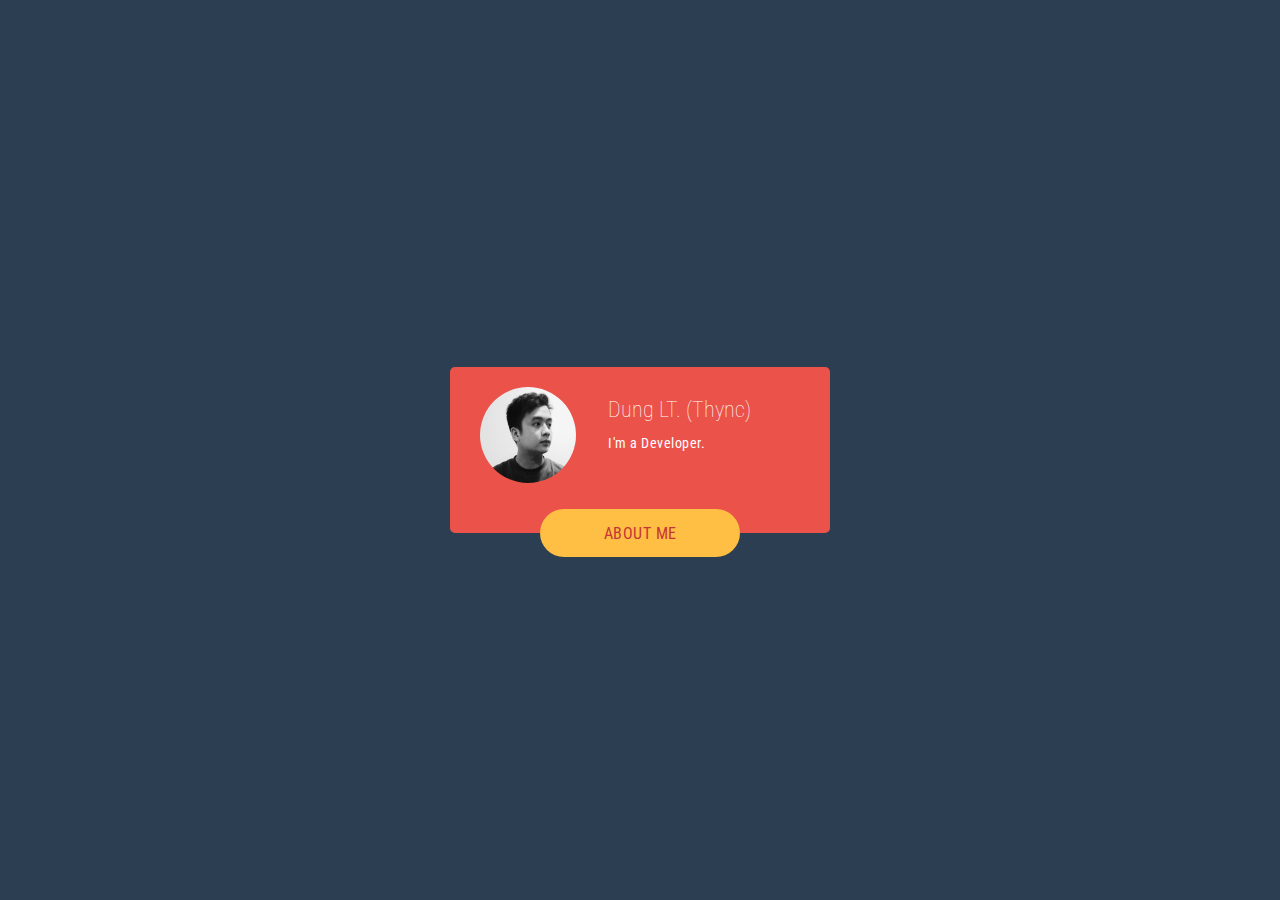
<file: index.html>
<!DOCTYPE html>
<html lang="en" >

<head>
  <meta charset="UTF-8">
  <title>Dung LT</title>
  <meta name="referrer" content="origin">
  <link rel="shortcut icon" href="favicon.ico">
  <meta property="og:site_name" content="@thync">
  <meta property="og:type" content="website">
  <meta property="og:title" content="@thync">
  <meta property="og:url" content="https://thync.im">
  <meta name="viewport" content="width=device-width, initial-scale=1">
    <meta name="google-site-verification" content="tFExbYyb5pp6YKrbTJTedA1TF8IapsZoZ_OVrUhlNaA" />
  <link rel='stylesheet' href='https://fonts.googleapis.com/css?family=Roboto+Condensed'>
  <link rel="stylesheet" href="css/style.css">
</head>

<body>
<div class="contact-area">
  <div class="contact">
    <main>
      <section>
        <div class="content">
          <img src="img/thync.jpg" alt="Profile Image">
          <aside>
            <h1>Dung LT. (Thync)</h1>
            <p>I'm a Developer.</p>
            <!--<p>-->
              <!--<svg xmlns="http://www.w3.org/2000/svg" version="1.1" id="Capa_1" x="0px" y="0px" viewBox="0 0 14 14" style="enable-background:new 0 0 14 14;" xml:space="preserve" width="11" height="11"><g><g><path d="M7,9L5.268,7.484l-4.952,4.245C0.496,11.896,0.739,12,1.007,12h11.986    c0.267,0,0.509-0.104,0.688-0.271L8.732,7.484L7,9z" fill="#FFFFFF"/><path d="M13.684,2.271C13.504,2.103,13.262,2,12.993,2H1.007C0.74,2,0.498,2.104,0.318,2.273L7,8    L13.684,2.271z" fill="#FFFFFF"/><polygon points="0,2.878 0,11.186 4.833,7.079   " fill="#FFFFFF"/><polygon points="9.167,7.079 14,11.186 14,2.875   " fill="#FFFFFF"/></g></g><g></g><g></g><g></g><g></g><g></g><g></g><g></g><g></g><g></g><g></g><g></g><g></g><g></g><g></g><g></g></svg>-->
              <!--dungtuan.py@gmail.com-->
            <!--</p>-->
          </aside>
          <button>
            <span>About Me</span>

            <svg xmlns="http://www.w3.org/2000/svg" width="48" height="48" viewBox="0 0 48 48"> <g class="nc-icon-wrapper" fill="#444444"> <path d="M14.83 30.83L24 21.66l9.17 9.17L36 28 24 16 12 28z"></path> </g> </svg>
          </button>
        </div>
        <div class="title"><p>Infomation</p></div>
      </section>
    </main>
    <nav>
      <a href="#" class="gmail">
        <div class="icon">
          <svg viewBox="0 0 16 16" xmlns="http://www.w3.org/2000/svg"><path d="M16 3v10c0 .567-.433 1-1 1h-1V4.925L8 9.233 2 4.925V14H1c-.567 0-1-.433-1-1V3c0-.283.108-.533.287-.712C.467 2.107.718 2 1 2h.333L8 6.833 14.667 2H15c.283 0 .533.108.713.288.179.179.287.429.287.712z" fill-rule="evenodd"/></svg>
        </div>
        <div class="content">
          <h1>dungtuan.py@gmail.com</h1>
          <span>Mail</span>
        </div>
        <svg class="arrow" xmlns="http://www.w3.org/2000/svg" width="48" height="48" viewBox="0 0 48 48"> <g class="nc-icon-wrapper" fill="#444444"> <path d="M17.17 32.92l9.17-9.17-9.17-9.17L20 11.75l12 12-12 12z"></path> </g> </svg>
      </a>

      <a href="https://fb.com/im.thync" class="facebook">
        <div class="icon">
          <svg viewBox="0 0 16 16" xmlns="http://www.w3.org/2000/svg" fill-rule="evenodd" clip-rule="evenodd" stroke-linejoin="round" stroke-miterlimit="1.414"><path d="M15.117 0H.883C.395 0 0 .395 0 .883v14.234c0 .488.395.883.883.883h7.663V9.804H6.46V7.39h2.086V5.607c0-2.066 1.262-3.19 3.106-3.19.883 0 1.642.064 1.863.094v2.16h-1.28c-1 0-1.195.48-1.195 1.18v1.54h2.39l-.31 2.42h-2.08V16h4.077c.488 0 .883-.395.883-.883V.883C16 .395 15.605 0 15.117 0" fill-rule="nonzero"/></svg>
        </div>
        <div class="content">
          <h1>@im.thync</h1>
          <span>Facebook</span>
        </div>
        <svg class="arrow" xmlns="http://www.w3.org/2000/svg" width="48" height="48" viewBox="0 0 48 48"> <g class="nc-icon-wrapper" fill="#444444"> <path d="M17.17 32.92l9.17-9.17-9.17-9.17L20 11.75l12 12-12 12z"></path> </g> </svg>
      </a>

      <a href="https://twitter.com/_dunglt" class="twitter">
        <div class="icon">
          <svg viewBox="0 0 16 16" xmlns="http://www.w3.org/2000/svg" fill-rule="evenodd" clip-rule="evenodd" stroke-linejoin="round" stroke-miterlimit="1.414"><path d="M16 3.038c-.59.26-1.22.437-1.885.517.677-.407 1.198-1.05 1.443-1.816-.634.37-1.337.64-2.085.79-.598-.64-1.45-1.04-2.396-1.04-1.812 0-3.282 1.47-3.282 3.28 0 .26.03.51.085.75-2.728-.13-5.147-1.44-6.766-3.42C.83 2.58.67 3.14.67 3.75c0 1.14.58 2.143 1.46 2.732-.538-.017-1.045-.165-1.487-.41v.04c0 1.59 1.13 2.918 2.633 3.22-.276.074-.566.114-.865.114-.21 0-.41-.02-.61-.058.42 1.304 1.63 2.253 3.07 2.28-1.12.88-2.54 1.404-4.07 1.404-.26 0-.52-.015-.78-.045 1.46.93 3.18 1.474 5.04 1.474 6.04 0 9.34-5 9.34-9.33 0-.14 0-.28-.01-.42.64-.46 1.2-1.04 1.64-1.7z" fill-rule="nonzero"/></svg>
        </div>
        <div class="content">
          <h1>@_dunglt</h1>
          <span>Twitter</span>
        </div>
        <svg class="arrow" xmlns="http://www.w3.org/2000/svg" width="48" height="48" viewBox="0 0 48 48"> <g class="nc-icon-wrapper" fill="#444444"> <path d="M17.17 32.92l9.17-9.17-9.17-9.17L20 11.75l12 12-12 12z"></path> </g> </svg>
      </a>
    </nav>
  </div>
</div>
<script src='https://cdnjs.cloudflare.com/ajax/libs/jquery/3.2.1/jquery.min.js'></script>
<script src="js/index.js"></script>
</body>

</html>
</file>
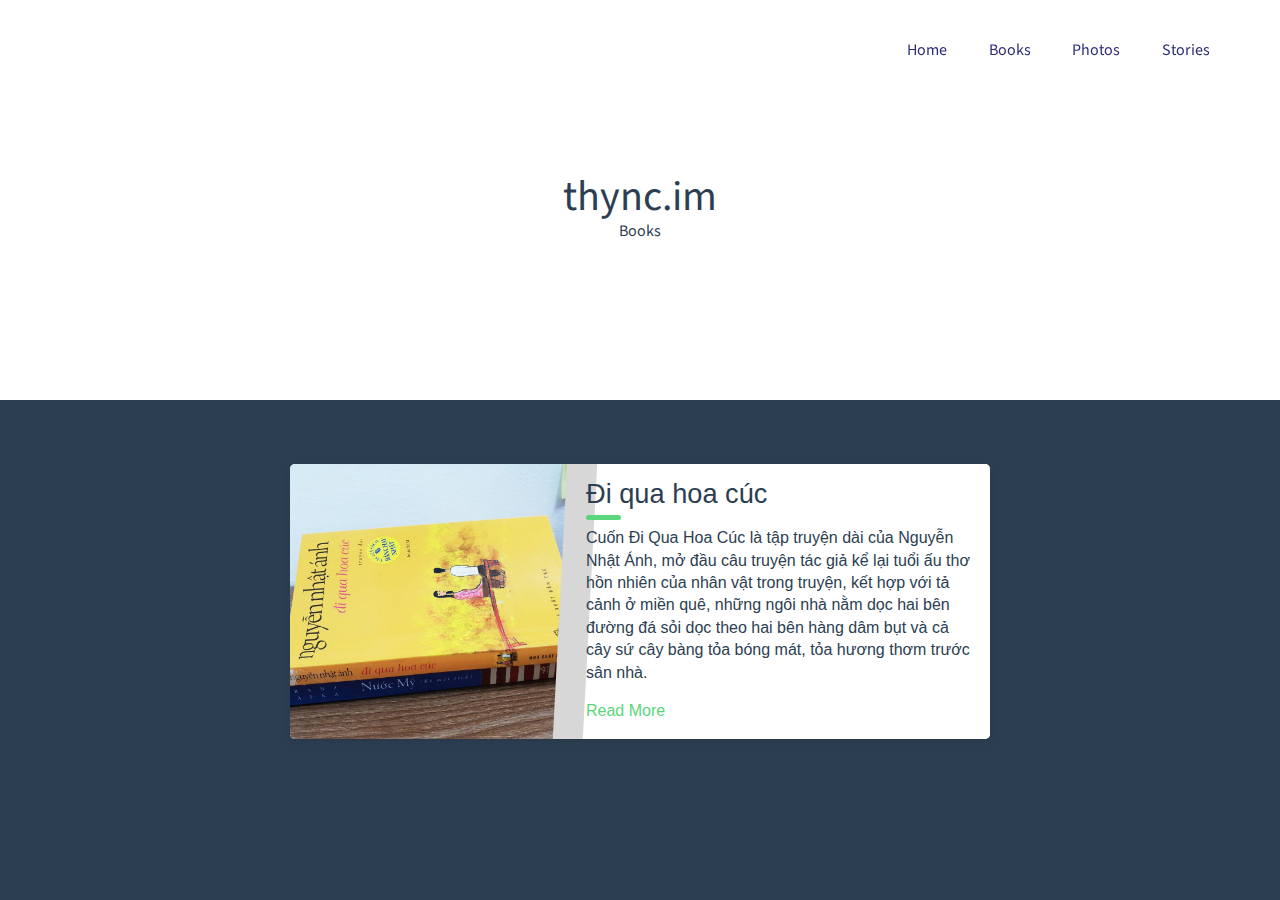
<file: views/categories/books/index.html>
<!doctype html>
<html lang="en" class="no-js">
<head>
    <meta charset="UTF-8">
    <meta name="viewport" content="width=device-width, initial-scale=1">
    <link href='http://fonts.googleapis.com/css?family=Source+Sans+Pro:300,400,700' rel='stylesheet' type='text/css'>
    <link rel='stylesheet' href='https://cdnjs.cloudflare.com/ajax/libs/font-awesome/4.4.0/css/font-awesome.min.css'>
    <meta name="referrer" content="origin">
    <link rel="shortcut icon" href="favicon.ico">
    <meta property="og:site_name" content="@thync">
    <meta property="og:type" content="website">
    <meta property="og:title" content="@thync">
    <meta property="og:url" content="https://thync.im">
    <title>Dung LT | Stories</title>
    <link rel="stylesheet" href="../../../css/categories.css">
    <script src="../../../js/modernizr.js"></script>
    <link rel="stylesheet" href="../../../css/stories.css">
</head>
<body>
<header>
    <!--<div id="cd-logo"><a href="#0"><img src="../../../img/cd-logo.svg" alt="Logo"></a></div>-->
    <p style="padding-bottom: 5px; font-size: 42px"><strong>thync.im</strong></p>
    <span style="color: #2c3e51">Books</span>
</header>

<div id="cd-nav" >
    <a href="#0" class="cd-nav-trigger" style="z-index: 2000000001">Menu<span></span></a>
    <nav id="cd-main-nav">
        <ul style="z-index: 2000000000">
            <li><a href="/">Home</a></li>
            <li><a href="/views/categories/books">Books</a></li>
            <li><a href="/views/categories/photos">Photos</a></li>
            <li><a href="/views/categories/stories">Stories</a></li>
        </ul>
    </nav>
</div>

<main>
    <div class="content" style="margin: 1em">
        <div class="blog-card">
            <div class="meta">
                <div class="photo" style="background-image: url(2018-12/img/di-qua-hoa-cuc.jpg)"></div>
                <ul class="details">
                    <li class="author"><a href="#">Thync</a></li>
                    <li class="date">25. 12, 2018</li>
                    <li class="tags">
                        <ul>
                            <li><a href="#">Nguyễn Nhật Ánh</a></li>
                            <li><a href="#">Truyện dài</a></li>
                            <li><a href="#">Sách</a></li>
                            <!--<li><a href="#">CSS</a></li>-->
                        </ul>
                    </li>
                </ul>
            </div>
            <div class="description">
                <h1>Đi qua hoa cúc</h1>
                <!--<h2>Opening a door to the future</h2>-->
                <p> Cuốn Đi Qua Hoa Cúc là tập truyện dài của Nguyễn Nhật Ánh, mở đầu câu truyện tác giả kể lại tuổi ấu thơ hồn nhiên của nhân vật trong truyện, kết hợp với tả cảnh ở miền quê, những ngôi nhà nằm dọc hai bên đường đá sỏi dọc theo hai bên hàng dâm bụt và cả cây sứ cây bàng tỏa bóng mát, tỏa hương thơm trước sân nhà. </p>
                <p class="read-more">
                    <a href="2018-12/di-qua-hoa-cuc.html">Read More</a>
                </p>
            </div>
        </div>
        <!--<div class="blog-card alt">-->
            <!--<div class="meta">-->
                <!--<div class="photo" style="background-image: url(https://storage.googleapis.com/chydlx/codepen/blog-cards/image-2.jpg)"></div>-->
                <!--<ul class="details">-->
                    <!--<li class="author"><a href="#">Jane Doe</a></li>-->
                    <!--<li class="date">July. 15, 2015</li>-->
                    <!--<li class="tags">-->
                        <!--<ul>-->
                            <!--<li><a href="#">Learn</a></li>-->
                            <!--<li><a href="#">Code</a></li>-->
                            <!--<li><a href="#">JavaScript</a></li>-->
                        <!--</ul>-->
                    <!--</li>-->
                <!--</ul>-->
            <!--</div>-->
            <!--<div class="description">-->
                <!--<h1>Mastering the Language</h1>-->
                <!--<h2>Java is not the same as JavaScript</h2>-->
                <!--<p>Lorem ipsum dolor sit amet, consectetur adipisicing elit. Ad eum dolorum architecto obcaecati enim dicta praesentium, quam nobis! Neque ad aliquam facilis numquam. Veritatis, sit.</p>-->
                <!--<p class="read-more">-->
                    <!--<a href="#">Read More</a>-->
                <!--</p>-->
            <!--</div>-->
        <!--</div>-->
    </div>
</main>
<script
        src="https://code.jquery.com/jquery-3.3.1.slim.min.js"
        integrity="sha256-3edrmyuQ0w65f8gfBsqowzjJe2iM6n0nKciPUp8y+7E="
        crossorigin="anonymous"></script>
<script src="../../../js/categories.js"></script>
</body>
</html>
</file>
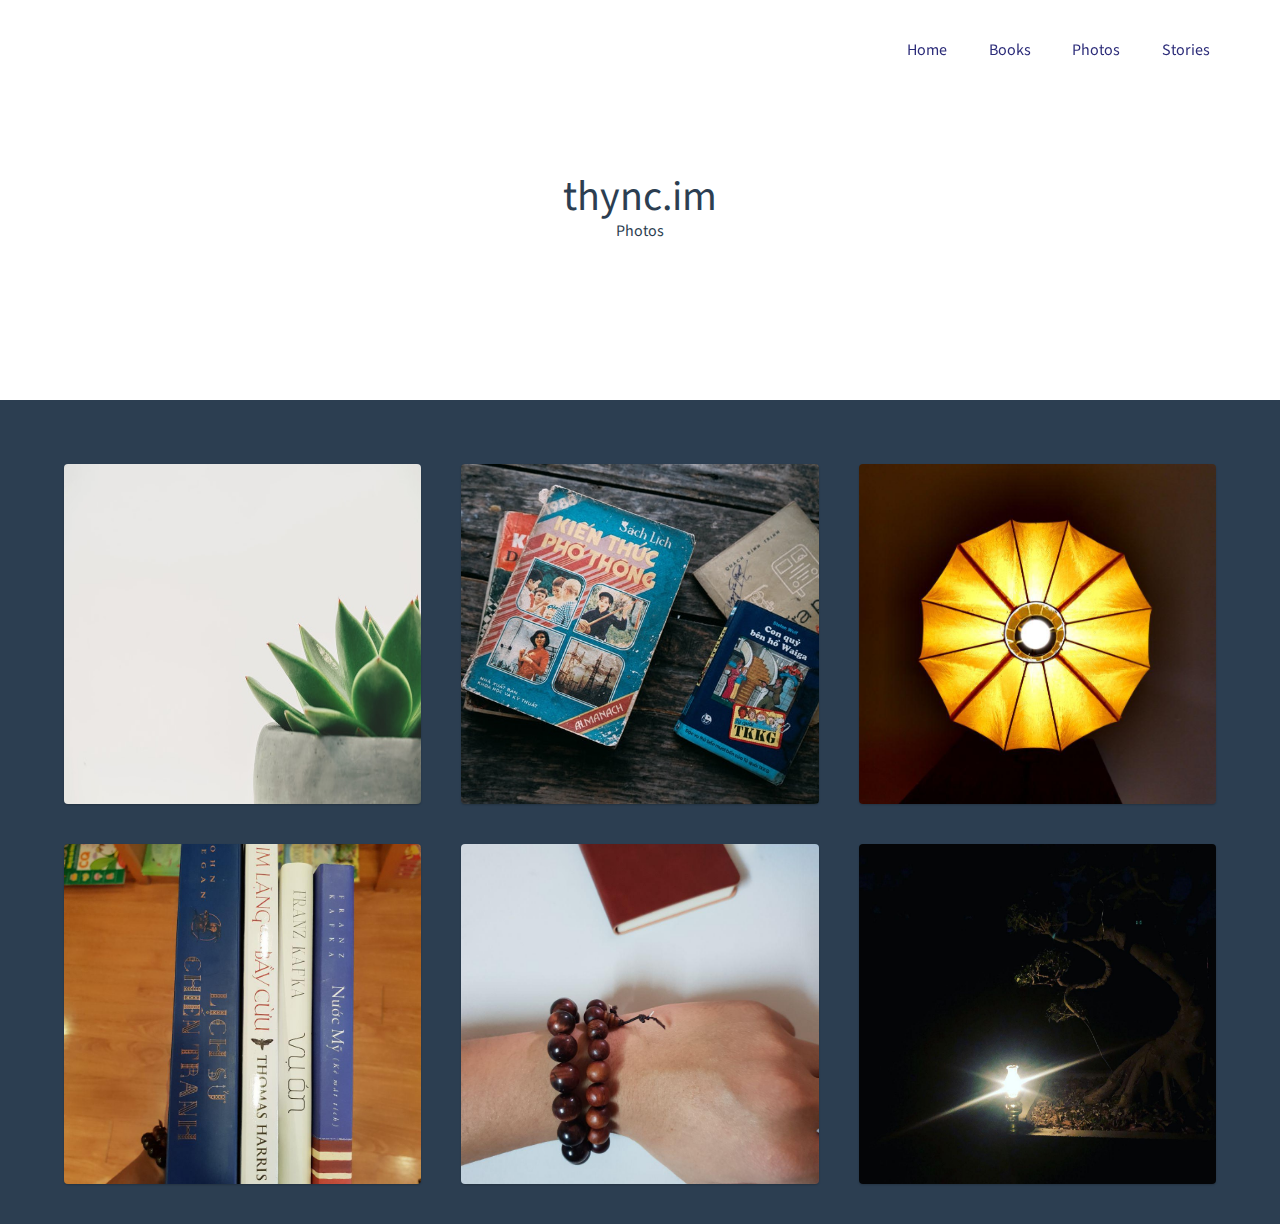
<file: views/categories/photos/index.html>
<!doctype html>
<html lang="en" class="no-js">
<head>
	<meta charset="UTF-8">
	<meta name="viewport" content="width=device-width, initial-scale=1">
	<link href='http://fonts.googleapis.com/css?family=Source+Sans+Pro:300,400,700' rel='stylesheet' type='text/css'>
	<title>Dung LT | Photos</title>
	<meta name="referrer" content="origin">
	<link rel="shortcut icon" href="favicon.ico">
	<meta property="og:site_name" content="@thync">
	<meta property="og:type" content="website">
	<meta property="og:title" content="@thync">
	<meta property="og:url" content="https://thync.im">
	<link rel="stylesheet" href="../../../css/categories.css">
	<script src="../../../js/modernizr.js"></script>
</head>
<body>
	<header>
		<p style="padding-bottom: 5px; font-size: 42px"><strong>thync.im</strong></p>
		<span style="color: #2c3e51">Photos</span>
	</header>

	<div id="cd-nav">
		<a href="#0" class="cd-nav-trigger">Menu<span></span></a>
		<nav id="cd-main-nav">
			<ul>
				<li><a href="/">Home</a></li>
				<li><a href="/views/categories/books">Books</a></li>
				<li><a href="/views/categories/photos">Photos</a></li>
				<li><a href="/views/categories/stories">Stories</a></li>
			</ul>
		</nav>
	</div>

	<main>
		<ul id="cd-gallery-items" class="cd-container">
			<li>
				<img src="2019-01/photo-1483794344563-d27a8d18014e.jpeg" style="width: 360px; height: 340px;">
			</li>
			<li>
				<img src="2019-01/photo-1507441973897-770c59f27f01.jpeg" style="width: 360px; height: 340px; object-fit: cover;">
			</li>
			<li>
				<img src="2019-01/photo_2019-01-07_11-42-53.jpg" style="width: 360px; height: 340px; object-fit: cover;">
			</li>
			<li>
				<img src="2019-01/photo_2019-01-07_11-42-54.jpg" style="width: 360px; height: 340px; object-fit: cover;">
			</li>
			<li>
				<img src="2019-01/photo_2019-01-07_11-42-55.jpg" style="width: 360px; height: 340px; object-fit: cover;">
			</li>
			<li>
				<img src="2019-01/photo_2019-01-07_11-42-56.jpg" style="width: 360px; height: 340px; object-fit: cover;">
			</li>
		</ul>
	</main>
	<script
			src="https://code.jquery.com/jquery-3.3.1.slim.min.js"
			integrity="sha256-3edrmyuQ0w65f8gfBsqowzjJe2iM6n0nKciPUp8y+7E="
			crossorigin="anonymous"></script>
	<script src="../../../js/categories.js"></script>
</body>
</html>
</file>
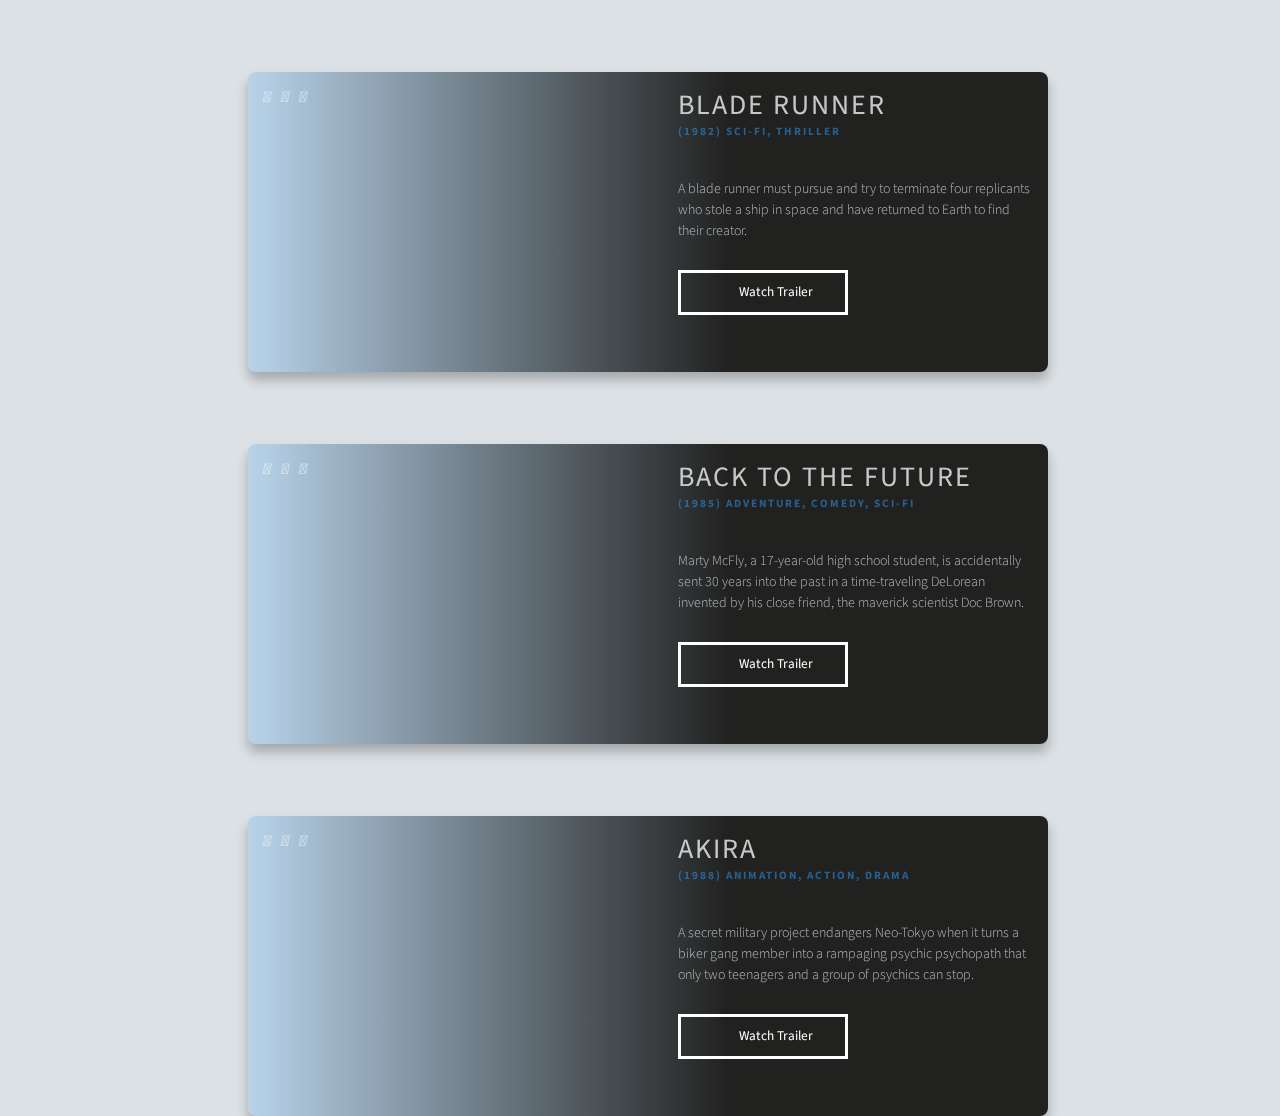
<file: views/categories/technologies/index.html>
<!DOCTYPE html>
<html lang="en">
<head>
    <meta charset="UTF-8">
    <title>Thync [x] | Technology</title>
    <link href="https://fonts.googleapis.com/css?family=Source+Sans+Pro" rel="stylesheet">
    <link rel="stylesheet" href="../../../css/technology.css">
</head>
<body>
<div id="movie-card-list">
    <div class="movie-card" data-movie="Blade Runner">
        <div class="movie-card__overlay"></div>
        <div class="movie-card__share">
            <button class="movie-card__icon"><i class="material-icons">&#xe87d</i></button>
            <button class="movie-card__icon"><i class="material-icons">&#xe253</i></button>
            <button class="movie-card__icon"><i class="material-icons">&#xe80d</i></button>
        </div>
        <div class="movie-card__content">
            <div class="movie-card__header">
                <h1 class="movie-card__title">Blade Runner</h1>
                <h4 class="movie-card__info">(1982) Sci-Fi, Thriller</h4>
            </div>
            <p class="movie-card__desc">A blade runner must pursue and try to terminate four replicants who stole a ship in space and have returned to Earth to find their creator.</p>
            <button class="btn btn-outline movie-card__button" type="button">Watch Trailer</button>
        </div>
    </div>
    <div class="movie-card" data-movie="Back to the Future">
        <div class="movie-card__overlay"></div>
        <div class="movie-card__share">
            <button class="movie-card__icon"><i class="material-icons">&#xe87d</i></button>
            <button class="movie-card__icon"><i class="material-icons">&#xe253</i></button>
            <button class="movie-card__icon"><i class="material-icons">&#xe80d</i></button>
        </div>
        <div class="movie-card__content">
            <div class="movie-card__header">
                <h1 class="movie-card__title">Back to the Future</h1>
                <h4 class="movie-card__info">(1985) Adventure, Comedy, Sci-Fi</h4>
            </div>
            <p class="movie-card__desc">Marty McFly, a 17-year-old high school student, is accidentally sent 30 years into the past in a time-traveling DeLorean invented by his close friend, the maverick scientist Doc Brown.</p>
            <button class="btn btn-outline movie-card__button" type="button">Watch Trailer</button>
        </div>
    </div>
    <div class="movie-card" data-movie="Akira">
        <div class="movie-card__overlay"></div>
        <div class="movie-card__share">
            <button class="movie-card__icon"><i class="material-icons">&#xe87d</i></button>
            <button class="movie-card__icon"><i class="material-icons">&#xe253</i></button>
            <button class="movie-card__icon"><i class="material-icons">&#xe80d</i></button>
        </div>
        <div class="movie-card__content">
            <div class="movie-card__header">
                <h1 class="movie-card__title">Akira</h1>
                <h4 class="movie-card__info">(1988) Animation, Action, Drama</h4>
            </div>
            <p class="movie-card__desc">A secret military project endangers Neo-Tokyo when it turns a biker gang member into a rampaging psychic psychopath that only two teenagers and a group of psychics can stop.</p>
            <button class="btn btn-outline movie-card__button" type="button">Watch Trailer</button>
        </div>
    </div>
</div>
</div>
</body>
</html>
</file>
<file: css/categories.css>
html, body, div, span, applet, object, iframe,
h1, h2, h3, h4, h5, h6, p, blockquote, pre,
a, abbr, acronym, address, big, cite, code,
del, dfn, em, img, ins, kbd, q, s, samp,
small, strike, strong, sub, sup, tt, var,
b, u, i, center,
dl, dt, dd, ol, ul, li,
fieldset, form, label, legend,
table, caption, tbody, tfoot, thead, tr, th, td,
article, aside, canvas, details, embed,
figure, figcaption, footer, header, hgroup,
menu, nav, output, ruby, section, summary,
time, mark, audio, video {
    margin: 0;
    padding: 0;
    border: 0;
    font-size: 100%;
    font: inherit;
    vertical-align: baseline;
}
/* HTML5 display-role reset for older browsers */
article, aside, details, figcaption, figure,
footer, header, hgroup, menu, nav, section, main {
    display: block;
}
body {
    line-height: 1;
}
ol, ul {
    list-style: none;
}
blockquote, q {
    quotes: none;
}
blockquote:before, blockquote:after,
q:before, q:after {
    content: '';
    content: none;
}
table {
    border-collapse: collapse;
    border-spacing: 0;
}
/* --------------------------------

Primary style

-------------------------------- */
html * {
    -webkit-font-smoothing: antialiased;
    -moz-osx-font-smoothing: grayscale;
}

*, *:after, *:before {
    -webkit-box-sizing: border-box;
    -moz-box-sizing: border-box;
    box-sizing: border-box;
}

body {
    font-size: 100%;
    font-family: "Source Sans Pro", sans-serif;
    color: #2c3e51;
    background-color: #2c3e51;
}

a {
    color: #2c2c79;
    text-decoration: none;
}

img {
    max-width: 100%;
}

/* --------------------------------

Modules - reusable parts of our design

-------------------------------- */
.cd-container {
    /* this class is used to give a max-width to the element it is applied to, and center it horizontally when it reaches that max-width */
    width: 90%;
    max-width: 1170px;
    margin: 0 auto;
}
.cd-container::after {
    /* clearfix */
    content: '';
    display: table;
    clear: both;
}

/* --------------------------------

Main components

-------------------------------- */
header {
    position: relative;
    height: 200px;
    background: white;
    text-align: center;
    margin-bottom: 1em;
    padding-top: 3em;
}
header #cd-logo {
    margin-bottom: 3em;
}
header h1 {
    font-size: 20px;
    font-size: 1.25rem;
}
@media only screen and (min-width: 768px) {
    header {
        margin-bottom: 4em;
    }
}
@media only screen and (min-width: 1170px) {
    header {
        height: 400px;
        padding-top: 11em;
    }
    header #cd-logo {
        position: absolute;
        top: 40px;
        left: 5%;
    }
    header h1 {
        font-size: 40px;
        font-size: 2.5rem;
        font-weight: 300;
    }
}

#cd-nav ul {
    /* mobile first */
    position: fixed;
    width: 90%;
    max-width: 400px;
    right: 5%;
    bottom: 20px;
    border-radius: 0.25em;
    box-shadow: 0 0 10px rgba(44, 44, 121, 0.4);
    background: white;
    visibility: hidden;
    /* remove overflow:hidden if you want to create a drop-down menu - but then remember to fix/eliminate the list items animation */
    overflow: hidden;
    z-index: 1;
    /* Force Hardware Acceleration in WebKit */
    -webkit-backface-visibility: hidden;
    backface-visibility: hidden;
    -webkit-transform: scale(0);
    -moz-transform: scale(0);
    -ms-transform: scale(0);
    -o-transform: scale(0);
    transform: scale(0);
    -webkit-transform-origin: 100% 100%;
    -moz-transform-origin: 100% 100%;
    -ms-transform-origin: 100% 100%;
    -o-transform-origin: 100% 100%;
    transform-origin: 100% 100%;
    -webkit-transition: -webkit-transform 0.3s, visibility 0s 0.3s;
    -moz-transition: -moz-transform 0.3s, visibility 0s 0.3s;
    transition: transform 0.3s, visibility 0s 0.3s;
}
#cd-nav ul li {
    /* Force Hardware Acceleration in WebKit */
    -webkit-backface-visibility: hidden;
    backface-visibility: hidden;
}
#cd-nav ul.is-visible {
    visibility: visible;
    -webkit-transform: scale(1);
    -moz-transform: scale(1);
    -ms-transform: scale(1);
    -o-transform: scale(1);
    transform: scale(1);
    -webkit-transition: -webkit-transform 0.3s, visibility 0s 0s;
    -moz-transition: -moz-transform 0.3s, visibility 0s 0s;
    transition: transform 0.3s, visibility 0s 0s;
}
#cd-nav ul.is-visible li:nth-child(1) {
    /* list items animation */
    -webkit-animation: cd-slide-in 0.2s;
    -moz-animation: cd-slide-in 0.2s;
    animation: cd-slide-in 0.2s;
}
#cd-nav ul.is-visible li:nth-child(2) {
    -webkit-animation: cd-slide-in 0.3s;
    -moz-animation: cd-slide-in 0.3s;
    animation: cd-slide-in 0.3s;
}
#cd-nav ul.is-visible li:nth-child(3) {
    -webkit-animation: cd-slide-in 0.4s;
    -moz-animation: cd-slide-in 0.4s;
    animation: cd-slide-in 0.4s;
}
#cd-nav ul.is-visible li:nth-child(4) {
    -webkit-animation: cd-slide-in 0.5s;
    -moz-animation: cd-slide-in 0.5s;
    animation: cd-slide-in 0.5s;
}
#cd-nav ul.is-visible li:nth-child(5) {
    -webkit-animation: cd-slide-in 0.6s;
    -moz-animation: cd-slide-in 0.6s;
    animation: cd-slide-in 0.6s;
}
#cd-nav li a {
    display: block;
    padding: 1.6em;
    border-bottom: 1px solid #eff2f6;
}
#cd-nav li:last-child a {
    border-bottom: none;
}
@media only screen and (min-width: 1170px) {
    #cd-nav ul {
        /* the navigation moves to the top */
        position: absolute;
        width: auto;
        max-width: none;
        bottom: auto;
        top: 36px;
        background: transparent;
        visibility: visible;
        box-shadow: none;
        -webkit-transform: scale(1);
        -moz-transform: scale(1);
        -ms-transform: scale(1);
        -o-transform: scale(1);
        transform: scale(1);
        -webkit-transition: all 0s;
        -moz-transition: all 0s;
        transition: all 0s;
    }
    #cd-nav li {
        display: inline-block;
    }
    #cd-nav li a {
        opacity: 1;
        padding: .4em;
        margin-left: 1.6em;
        border-bottom: none;
    }
    #cd-nav li a:hover {
        color: #2c2c79;
    }
    #cd-nav.is-fixed ul {
        /* when the user scrolls down, the navigation moves to the bottom right in Fixed position - as on touch devices */
        position: fixed;
        width: 90%;
        max-width: 400px;
        bottom: 20px;
        top: auto;
        background: white;
        visibility: hidden;
        box-shadow: 0 0 10px rgba(44, 44, 121, 0.4);
        -webkit-transform: scale(0);
        -moz-transform: scale(0);
        -ms-transform: scale(0);
        -o-transform: scale(0);
        transform: scale(0);
    }
    #cd-nav.is-fixed ul li {
        display: block;
    }
    #cd-nav.is-fixed ul li a {
        padding: 1.6em;
        margin-left: 0;
        border-bottom: 1px solid #eff2f6;
    }
    #cd-nav ul.has-transitions {
        /* this class is used to bring back transitions when the navigation moves at the bottom right */
        -webkit-transition: -webkit-transform 0.3s, visibility 0s 0.3s;
        -moz-transition: -moz-transform 0.3s, visibility 0s 0.3s;
        transition: transform 0.3s, visibility 0s 0.3s;
    }
    #cd-nav ul.is-visible {
        /* this class is used to bring back the navigation animation - as on touch devices */
        visibility: visible;
        -webkit-transform: scale(1);
        -moz-transform: scale(1);
        -ms-transform: scale(1);
        -o-transform: scale(1);
        transform: scale(1);
        -webkit-transition: -webkit-transform 0.3s, visibility 0s 0s;
        -moz-transition: -moz-transform 0.3s, visibility 0s 0s;
        transition: transform 0.3s, visibility 0s 0s;
    }
    #cd-nav ul.is-hidden {
        /* this class is used to animate the scale down the navigation when the user scrolls down with the navigation still open */
        -webkit-transform: scale(0);
        -moz-transform: scale(0);
        -ms-transform: scale(0);
        -o-transform: scale(0);
        transform: scale(0);
        -webkit-transition: -webkit-transform 0.3s;
        -moz-transition: -moz-transform 0.3s;
        transition: transform 0.3s;
    }
}

.cd-nav-trigger {
    position: fixed;
    bottom: 20px;
    right: 5%;
    width: 44px;
    height: 44px;
    background: white;
    border-radius: 0.25em;
    box-shadow: 0 0 10px rgba(44, 44, 121, 0.61);
    /* image replacement */
    overflow: hidden;
    text-indent: 100%;
    white-space: nowrap;
    z-index: 2;
}
.cd-nav-trigger span {
    /* the span element is used to create the menu icon */
    position: absolute;
    display: block;
    width: 20px;
    height: 2px;
    background: #2c2c79;
    top: 50%;
    margin-top: -1px;
    left: 50%;
    margin-left: -10px;
    -webkit-transition: background 0.3s;
    -moz-transition: background 0.3s;
    transition: background 0.3s;
}
.cd-nav-trigger span::before, .cd-nav-trigger span::after {
    content: '';
    position: absolute;
    left: 0;
    background: inherit;
    width: 100%;
    height: 100%;
    /* Force Hardware Acceleration in WebKit */
    -webkit-transform: translateZ(0);
    -moz-transform: translateZ(0);
    -ms-transform: translateZ(0);
    -o-transform: translateZ(0);
    transform: translateZ(0);
    -webkit-backface-visibility: hidden;
    backface-visibility: hidden;
    -webkit-transition: -webkit-transform 0.3s, background 0s;
    -moz-transition: -moz-transform 0.3s, background 0s;
    transition: transform 0.3s, background 0s;
}
.cd-nav-trigger span::before {
    top: -6px;
    -webkit-transform: rotate(0);
    -moz-transform: rotate(0);
    -ms-transform: rotate(0);
    -o-transform: rotate(0);
    transform: rotate(0);
}
.cd-nav-trigger span::after {
    bottom: -6px;
    -webkit-transform: rotate(0);
    -moz-transform: rotate(0);
    -ms-transform: rotate(0);
    -o-transform: rotate(0);
    transform: rotate(0);
}
.cd-nav-trigger.menu-is-open {
    box-shadow: none;
}
.cd-nav-trigger.menu-is-open span {
    background: rgba(232, 74, 100, 0);
}
.cd-nav-trigger.menu-is-open span::before, .cd-nav-trigger.menu-is-open span::after {
    background: #2c2c79;
}
.cd-nav-trigger.menu-is-open span::before {
    top: 0;
    -webkit-transform: rotate(135deg);
    -moz-transform: rotate(135deg);
    -ms-transform: rotate(135deg);
    -o-transform: rotate(135deg);
    transform: rotate(135deg);
}
.cd-nav-trigger.menu-is-open span::after {
    bottom: 0;
    -webkit-transform: rotate(225deg);
    -moz-transform: rotate(225deg);
    -ms-transform: rotate(225deg);
    -o-transform: rotate(225deg);
    transform: rotate(225deg);
}
@media only screen and (min-width: 1170px) {
    .cd-nav-trigger {
        /* the the menu triger is hidden by default on desktop devices */
        visibility: hidden;
        -webkit-transform: scale(0);
        -moz-transform: scale(0);
        -ms-transform: scale(0);
        -o-transform: scale(0);
        transform: scale(0);
        -webkit-transition: -webkit-transform 0.3s, visibility 0s 0.3s;
        -moz-transition: -moz-transform 0.3s, visibility 0s 0.3s;
        transition: transform 0.3s, visibility 0s 0.3s;
    }
    .is-fixed .cd-nav-trigger {
        visibility: visible;
        -webkit-transition: all 0s;
        -moz-transition: all 0s;
        transition: all 0s;
        -webkit-transform: scale(1);
        -moz-transform: scale(1);
        -ms-transform: scale(1);
        -o-transform: scale(1);
        transform: scale(1);
        -webkit-animation: cd-bounce-in 0.3s linear;
        -moz-animation: cd-bounce-in 0.3s linear;
        animation: cd-bounce-in 0.3s linear;
    }
}

#cd-gallery-items li {
    margin-bottom: 1.5em;
    box-shadow: 0 1px 2px rgba(0, 0, 0, 0.2);
    border-radius: 0.25em;
}
#cd-gallery-items li img {
    width: 100%;
    display: block;
    border-radius: 0.25em;
}
@media only screen and (min-width: 768px) {
    #cd-gallery-items li {
        width: 48%;
        float: left;
        margin-bottom: 2em;
        margin-right: 4%;
    }
    #cd-gallery-items li:nth-child(2n) {
        margin-right: 0;
    }
}
@media only screen and (min-width: 1170px) {
    #cd-gallery-items li {
        width: 31%;
        float: left;
        margin-bottom: 2.5em;
        margin-right: 3.5%;
    }
    #cd-gallery-items li:nth-child(2n) {
        margin-right: 3.5%;
    }
    #cd-gallery-items li:nth-child(3n) {
        margin-right: 0;
    }
}

@-webkit-keyframes cd-slide-in {
    0% {
        -webkit-transform: translateX(100px);
    }

    100% {
        -webkit-transform: translateY(0);
    }
}
@-moz-keyframes cd-slide-in {
    0% {
        -moz-transform: translateX(100px);
    }

    100% {
        -moz-transform: translateY(0);
    }
}
@keyframes cd-slide-in {
    0% {
        -webkit-transform: translateX(100px);
        -moz-transform: translateX(100px);
        -ms-transform: translateX(100px);
        -o-transform: translateX(100px);
        transform: translateX(100px);
    }

    100% {
        -webkit-transform: translateY(0);
        -moz-transform: translateY(0);
        -ms-transform: translateY(0);
        -o-transform: translateY(0);
        transform: translateY(0);
    }
}
@-webkit-keyframes cd-bounce-in {
    0% {
        -webkit-transform: scale(0);
    }

    60% {
        -webkit-transform: scale(1.2);
    }

    100% {
        -webkit-transform: scale(1);
    }
}
@-moz-keyframes cd-bounce-in {
    0% {
        -moz-transform: scale(0);
    }

    60% {
        -moz-transform: scale(1.2);
    }

    100% {
        -moz-transform: scale(1);
    }
}
@keyframes cd-bounce-in {
    0% {
        -webkit-transform: scale(0);
        -moz-transform: scale(0);
        -ms-transform: scale(0);
        -o-transform: scale(0);
        transform: scale(0);
    }

    60% {
        -webkit-transform: scale(1.2);
        -moz-transform: scale(1.2);
        -ms-transform: scale(1.2);
        -o-transform: scale(1.2);
        transform: scale(1.2);
    }

    100% {
        -webkit-transform: scale(1);
        -moz-transform: scale(1);
        -ms-transform: scale(1);
        -o-transform: scale(1);
        transform: scale(1);
    }
}
</file>
<file: css/stories.css>
/*PEN STYLES*/
* {
    box-sizing: border-box;
}
.blog-card {
    display: flex;
    flex-direction: column;
    margin: 1rem auto;
    box-shadow: 0 3px 7px -1px rgba(0, 0, 0, 0.1);
    margin-bottom: 1.6%;
    background: #fff;
    line-height: 1.4;
    font-family: sans-serif;
    border-radius: 5px;
    overflow: hidden;
    z-index: 0;
}
.blog-card a {
    color: inherit;
}
.blog-card a:hover {
    color: #5ad67d;
}
.blog-card:hover .photo {
    -webkit-transform: scale(1.3) rotate(3deg);
    transform: scale(1.3) rotate(3deg);
}
.blog-card .meta {
    position: relative;
    z-index: 0;
    height: 200px;
}
.blog-card .photo {
    position: absolute;
    top: 0;
    right: 0;
    bottom: 0;
    left: 0;
    background-size: cover;
    background-position: center;
    transition: -webkit-transform .2s;
    transition: transform .2s;
    transition: transform .2s, -webkit-transform .2s;
}
.blog-card .details,
.blog-card .details ul {
    margin: auto;
    padding: 0;
    list-style: none;
}
.blog-card .details {
    position: absolute;
    top: 0;
    bottom: 0;
    left: -100%;
    margin: auto;
    transition: left .2s;
    background: rgba(0, 0, 0, 0.6);
    color: #fff;
    padding: 10px;
    width: 100%;
    font-size: .9rem;
}
.blog-card .details a {
    -webkit-text-decoration: dotted underline;
    text-decoration: dotted underline;
}
.blog-card .details ul li {
    display: inline-block;
}
.blog-card .details .author:before {
    font-family: FontAwesome;
    margin-right: 10px;
    content: "\f007";
}
.blog-card .details .date:before {
    font-family: FontAwesome;
    margin-right: 10px;
    content: "\f133";
}
.blog-card .details .tags ul:before {
    font-family: FontAwesome;
    content: "\f02b";
    margin-right: 10px;
}
.blog-card .details .tags li {
    margin-right: 2px;
}
.blog-card .details .tags li:first-child {
    margin-left: -4px;
}
.blog-card .description {
    padding: 1rem;
    background: #fff;
    position: relative;
    z-index: 1;
}
.blog-card .description h1,
.blog-card .description h2 {
    font-family: Poppins, sans-serif;
}
.blog-card .description h1 {
    line-height: 1;
    margin: 0;
    font-size: 1.7rem;
}
.blog-card .description h2 {
    font-size: 1rem;
    font-weight: 300;
    text-transform: uppercase;
    color: #a2a2a2;
    margin-top: 5px;
}
.blog-card .description .read-more {
    text-align: left;
}
.blog-card .description .read-more a {
    color: #5ad67d;
    display: inline-block;
    position: relative;
}
.blog-card .description .read-more a:after {
    content: "\f061";
    font-family: FontAwesome;
    margin-left: -10px;
    opacity: 0;
    vertical-align: middle;
    transition: margin .3s, opacity .3s;
}
.blog-card .description .read-more a:hover:after {
    margin-left: 5px;
    opacity: 1;
}
.blog-card p {
    position: relative;
    margin: 1rem 0 0;
}
.blog-card p:first-of-type {
    margin-top: 1.25rem;
}
.blog-card p:first-of-type:before {
    content: "";
    position: absolute;
    height: 5px;
    background: #5ad67d;
    width: 35px;
    top: -0.75rem;
    border-radius: 3px;
}
.blog-card:hover .details {
    left: 0%;
}
@media (min-width: 640px) {
    .blog-card {
        flex-direction: row;
        max-width: 700px;
    }
    .blog-card .meta {
        flex-basis: 40%;
        height: auto;
    }
    .blog-card .description {
        flex-basis: 60%;
    }
    .blog-card .description:before {
        -webkit-transform: skewX(-3deg);
        transform: skewX(-3deg);
        content: "";
        background: #d7d7d7;
        width: 30px;
        position: absolute;
        left: -10px;
        top: 0;
        bottom: 0;
        z-index: -1;
    }
    .blog-card.alt {
        flex-direction: row-reverse;
    }
    .blog-card.alt .description:before {
        left: inherit;
        right: -10px;
        -webkit-transform: skew(3deg);
        transform: skew(3deg);
    }
    .blog-card.alt .details {
        padding-left: 25px;
    }
}
</file>
<file: css/technology.css>
@import url("https://fonts.googleapis.com/css?family=Montserrat:300,400,700,800");
html {
  box-sizing: border-box;
}

*, *::before, *::after {
  box-sizing: inherit;
}

html, body {
  width: 100%;
  height: 100%;
}

body {
  background-color: #dce1e5;
  font-family: 'Source Sans Pro', sans-serif;
  font-size: 14px;
  color: #cfd6e1;
  line-height: 1.5;
  font-weight: 400;
  overflow-x: hidden;
}

* {
  transition: .4s;
}

a {
  text-decoration: none;
}

button {
  font-family: 'Source Sans Pro', sans-serif;
  border: 0;
  cursor: pointer;
}
button:focus {
  outline: 0;
}

.movie-card {
  background-size: contain;
  background-repeat: no-repeat;
  width: 100%;
  max-width: 800px;
  height: 100%;
  min-height: 300px;
  display: block;
  margin: 8vh auto;
  border-radius: 8px;
  box-shadow: 0px 8px 12px 0px rgba(0, 0, 0, 0.25);
  position: relative;
}
@media screen and (max-width: 800px) {
  .movie-card {
    width: 95%;
    max-width: 95%;
  }
}
@media screen and (max-width: 600px) {
  .movie-card {
    background-position: 50% 0%;
    background-size: cover;
    height: 400px;
  }
}
.movie-card[data-movie="Blade Runner"] {
  background-image: url(http://digitalspyuk.cdnds.net/15/47/1600x800/landscape-1447754794-harrison-ford-blade-runner.jpg);
}
.movie-card[data-movie="Back to the Future"] {
  background-image: url("http://www.blastr.com/sites/blastr/files/back-to-the-future-part-ii-original.jpg");
}
.movie-card[data-movie="Akira"] {
  background-image: url("http://www.dvdactive.com/images/reviews/screenshot/2011/5/akirabdcap8_original.jpg");
}
.movie-card__overlay {
  width: 100%;
  height: 100%;
  border-radius: 8px;
  background: linear-gradient(to right, rgba(42, 159, 255, 0.2) 0%, #212120 60%, #212120 100%);
  background-blend-mode: multiply;
  position: absolute;
  top: 0;
  bottom: 0;
  right: 0;
  left: 0;
}
@media screen and (max-width: 600px) {
  .movie-card__overlay {
    background: linear-gradient(to bottom, rgba(42, 159, 255, 0.2) 0%, #212120 60%, #212120 100%);
  }
}
.movie-card__share {
  padding: 1em;
  display: inline-block;
  width: 100%;
  max-width: 130px;
}
@media screen and (max-width: 600px) {
  .movie-card__share {
    display: block;
    width: 100%;
  }
}
.movie-card__icon {
  color: #ffffff;
  mix-blend-mode: lighten;
  opacity: .4;
  background: none;
  padding: 0;
}
.movie-card__icon:hover {
  opacity: 1;
  mix-blend-mode: lighten;
}
.movie-card__icon:not(:first-of-type) {
  margin-left: 5px;
}
.movie-card__icon i {
  font-size: 1.2em;
}
.movie-card__content {
  width: 100%;
  max-width: 370px;
  display: flex;
  align-items: flex-start;
  flex-direction: column;
  position: relative;
  float: right;
  padding-right: 1em;
  padding-bottom: 1em;
}
@media screen and (max-width: 1000px) {
  .movie-card__content {
    width: 50%;
  }
}
@media screen and (max-width: 600px) {
  .movie-card__content {
    margin-top: 4.2em;
    width: 100%;
    float: inherit;
    max-width: 100%;
    padding: 0 1em 1em;
  }
}
.movie-card__header {
  margin-bottom: 2em;
}
.movie-card__title {
  color: #ffffff;
  margin-bottom: .25em;
  opacity: .75;
}
.movie-card__info {
  text-transform: uppercase;
  letter-spacing: 2px;
  font-size: .8em;
  color: #2a9fff;
  line-height: 1;
  margin: 0;
  font-weight: 700;
  opacity: .5;
}
.movie-card__desc {
  font-weight: 300;
  opacity: .84;
  margin-bottom: 2em;
}

h1, h2, h3 {
  font-family: 'Source Sans Pro', sans-serif;
  text-transform: uppercase;
  letter-spacing: 2px;
  line-height: 1;
  font-weight: 400;
}

.btn {
  padding: .5rem 2rem;
  background-color: rgba(255, 255, 255, 0.4);
  color: white;
}

.btn-outline {
  background-color: transparent;
  border: 3px solid #ffffff;
}

.btn::before {
  font-family: 'Material Icons';
  content: '\e037';
  vertical-align: middle;
  font-size: 1.5em;
  padding-right: .5em;
}

.btn-outline:hover {
  border-color: #2a9fff;
  color: #2a9fff;
  box-shadow: 0px 1px 8px 0px rgba(245, 199, 0, 0.2);
}
</file>
<file: css/style.css>
/* COLORS
========================================== */
/* MIXINS
========================================== */
/* RESET
========================================== */
*, *:before, *:after {
  margin: 0;
  padding: 0;
  box-sizing: border-box;
}

body {
  background: #2c3e51;
  font-family: 'Roboto Condensed', sans-serif;
}

/* CONTACT
========================================== */
.contact-area {
  width: 100%;
  height: 100vh;
  position: relative;
}

.contact {
  position: relative;
  max-width: 420px;
  padding: 40px 20px;
  overflow: hidden;
  margin: 0 auto;
}
@media (min-width: 1024px) {
  .contact {
    position: absolute;
    top: 50%;
    left: 50%;
    -webkit-transform: translate(-50%, -50%);
    -moz-transform: translate(-50%, -50%);
    -ms-transform: translate(-50%, -50%);
    -o-transform: translate(-50%, -50%);
    transform: translate(-50%, -50%);
  }
}
.contact main {
  float: left;
  width: 100%;
  position: relative;
}
.contact main section {
  border-radius: 5px;
  float: left;
  width: 100%;
  background-color: #eb524a;
}
.contact main section .content {
  float: left;
  width: 100%;
  padding: 20px 30px 50px 30px;
  position: relative;
  text-align: center;
}
@media (min-width: 414px) {
  .contact main section .content {
    text-align: left;
  }
}
.contact main section .content img {
  display: inline-block;
  width: 140px;
  border-radius: 50%;
}
@media (min-width: 414px) {
  .contact main section .content img {
    float: left;
    width: 30%;
    margin-right: 10%;
  }
}
.contact main section .content aside {
  float: left;
  width: 100%;
  color: #ffffff;
  margin-top: 10px;
}
@media (min-width: 414px) {
  .contact main section .content aside {
    width: 60%;
  }
}
.contact main section .content aside h1 {
  font-weight: 100;
  font-size: 22px;
  margin-bottom: 10px;
}
.contact main section .content aside p {
  font-size: 14px;
  letter-spacing: .5px;
  line-height: 160%;
}
.contact main .title {
  float: left;
  width: 100%;
  background-color: #c63535;
  max-height: 0px;
  border-bottom-left-radius: 5px;
  border-bottom-right-radius: 5px;
  overflow: hidden;
  -webkit-transition: all 0.55s;
  -moz-transition: all 0.55s;
  -o-transition: all 0.55s;
  transition: all 0.55s;
}
.contact main .title.active {
  max-height: 100px;
  -webkit-transition: all 1.3s;
  -moz-transition: all 1.3s;
  -o-transition: all 1.3s;
  transition: all 1.3s;
}
.contact main .title.active p {
  -webkit-transform: scale(1);
  -moz-transform: scale(1);
  -ms-transform: scale(1);
  -o-transform: scale(1);
  transform: scale(1);
  transition-delay: .2s;
}
.contact main .title p {
  padding: 15px 30px;
  color: #ffffff;
  font-size: 16px;
  display: inline-block;
  font-weight: 500;
  text-transform: uppercase;
  letter-spacing: .5px;
  -webkit-transition: all 0.3s;
  -moz-transition: all 0.3s;
  -o-transition: all 0.3s;
  transition: all 0.3s;
  -webkit-transform: scale(0);
  -moz-transform: scale(0);
  -ms-transform: scale(0);
  -o-transform: scale(0);
  transform: scale(0);
}
.contact main button {
  position: absolute;
  bottom: 0;
  right: 50%;
  background-color: #ffbe44;
  color: #c63535;
  border: 0;
  width: 200px;
  height: 48px;
  text-align: center;
  border-radius: 30px;
  font-size: 16px;
  letter-spacing: .5px;
  text-transform: uppercase;
  margin-bottom: -24px;
  margin-right: -100px;
  -webkit-transition: all 0.4s;
  -moz-transition: all 0.4s;
  -o-transition: all 0.4s;
  transition: all 0.4s;
  transition-delay: .1s;
  outline: none;
  overflow: hidden;
  z-index: 10;
  font-family: inherit;
}
.contact main button span {
  opacity: 1;
  -webkit-transition: opacity 0.2s;
  -moz-transition: opacity 0.2s;
  -o-transition: opacity 0.2s;
  transition: opacity 0.2s;
  transition-delay: .4s;
  display: block;
  width: 200px;
  float: left;
  padding: 15px 0px;
}
.contact main button svg {
  position: absolute;
  top: 50%;
  left: 50%;
  -webkit-transform: translate(-50%, -50%);
  -moz-transform: translate(-50%, -50%);
  -ms-transform: translate(-50%, -50%);
  -o-transform: translate(-50%, -50%);
  transform: translate(-50%, -50%);
  opacity: 0;
  -webkit-transition: all 0.4s;
  -moz-transition: all 0.4s;
  -o-transition: all 0.4s;
  transition: all 0.4s;
}
.contact main button svg path {
  fill: #c63535;
}
.contact main button.active {
  margin-right: 0;
  right: 20px;
  width: 65px;
  height: 65px;
  margin-bottom: -32.5px;
  text-indent: 100%;
  white-space: nowrap;
  overflow: hidden;
  border-radius: 65px;
  box-shadow: 0px 3px 15px rgba(0, 0, 0, 0.2);
}
.contact main button.active span {
  opacity: 0;
  transition-delay: 0s;
  width: 200px;
}
.contact main button.active svg {
  opacity: 1;
  transition-delay: .5s;
}
.contact nav {
  float: left;
  width: 100%;
  overflow: hidden;
  max-height: 0px;
  -webkit-transition: all 0.5s;
  -moz-transition: all 0.5s;
  -o-transition: all 0.5s;
  transition: all 0.5s;
}
.contact nav.active {
  max-height: 600px;
  -webkit-transition: all 1s;
  -moz-transition: all 1s;
  -o-transition: all 1s;
  transition: all 1s;
}
.contact nav.active a {
  opacity: 1;
  -webkit-transform: translateY(0px);
  -moz-transform: translateY(0px);
  -ms-transform: translateY(0px);
  -o-transform: translateY(0px);
  transform: translateY(0px);
  -webkit-transition: all 0.7s;
  -moz-transition: all 0.7s;
  -o-transition: all 0.7s;
  transition: all 0.7s;
}
.contact nav.active a:nth-of-type(1) {
  transition-delay: .5s;
}
.contact nav.active a:nth-of-type(2) {
  transition-delay: .7s;
}
.contact nav.active a:nth-of-type(3) {
  transition-delay: .9s;
}
.contact nav a {
  float: left;
  width: 100%;
  margin-top: 18px;
  background-color: #ffffff;
  padding: 18px 20px;
  border-radius: 5px;
  text-decoration: none;
  -webkit-transition: all 0.3s;
  -moz-transition: all 0.3s;
  -o-transition: all 0.3s;
  transition: all 0.3s;
  opacity: 0;
  -webkit-transform: translateY(-10px);
  -moz-transform: translateY(-10px);
  -ms-transform: translateY(-10px);
  -o-transform: translateY(-10px);
  transform: translateY(-10px);
  position: relative;
}
@media (min-width: 414px) {
  .contact nav a {
    padding: 18px 30px;
  }
}
.contact nav a .arrow {
  position: absolute;
  right: 15px;
  top: 50%;
  -webkit-transform: translateY(-50%);
  -moz-transform: translateY(-50%);
  -ms-transform: translateY(-50%);
  -o-transform: translateY(-50%);
  transform: translateY(-50%);
}
.contact nav a .arrow path {
  fill: #e6e6e6;
}
.contact nav a.gmail .icon svg {
  background-color: #d14836;
}
.contact nav a.gmail .content h1 {
  color: #d14836;
}
.contact nav a.facebook .icon svg {
  background-color: #3b5998;
}
.contact nav a.facebook .content h1 {
  color: #3b5998;
}
.contact nav a.twitter .icon svg {
  background-color: #1da1f2;
}
.contact nav a.twitter .content h1 {
  color: #1da1f2;
}
.contact nav a .icon {
  float: left;
  width: 50px;
  height: 50px;
  border-radius: 50%;
  overflow: hidden;
  margin-right: 20px;
}
.contact nav a .icon svg {
  width: 100%;
  height: 100%;
  padding: 14px;
}
.contact nav a .icon svg path {
  fill: #ffffff;
}
.contact nav a .content h1 {
  font-size: 20px;
  font-weight: 400;
  line-height: 160%;
  letter-spacing: .4px;
}
.contact nav a .content span {
  font-size: 14px;
  color: #b3b3b3;
  display: block;
  letter-spacing: .4px;
}
</file>
